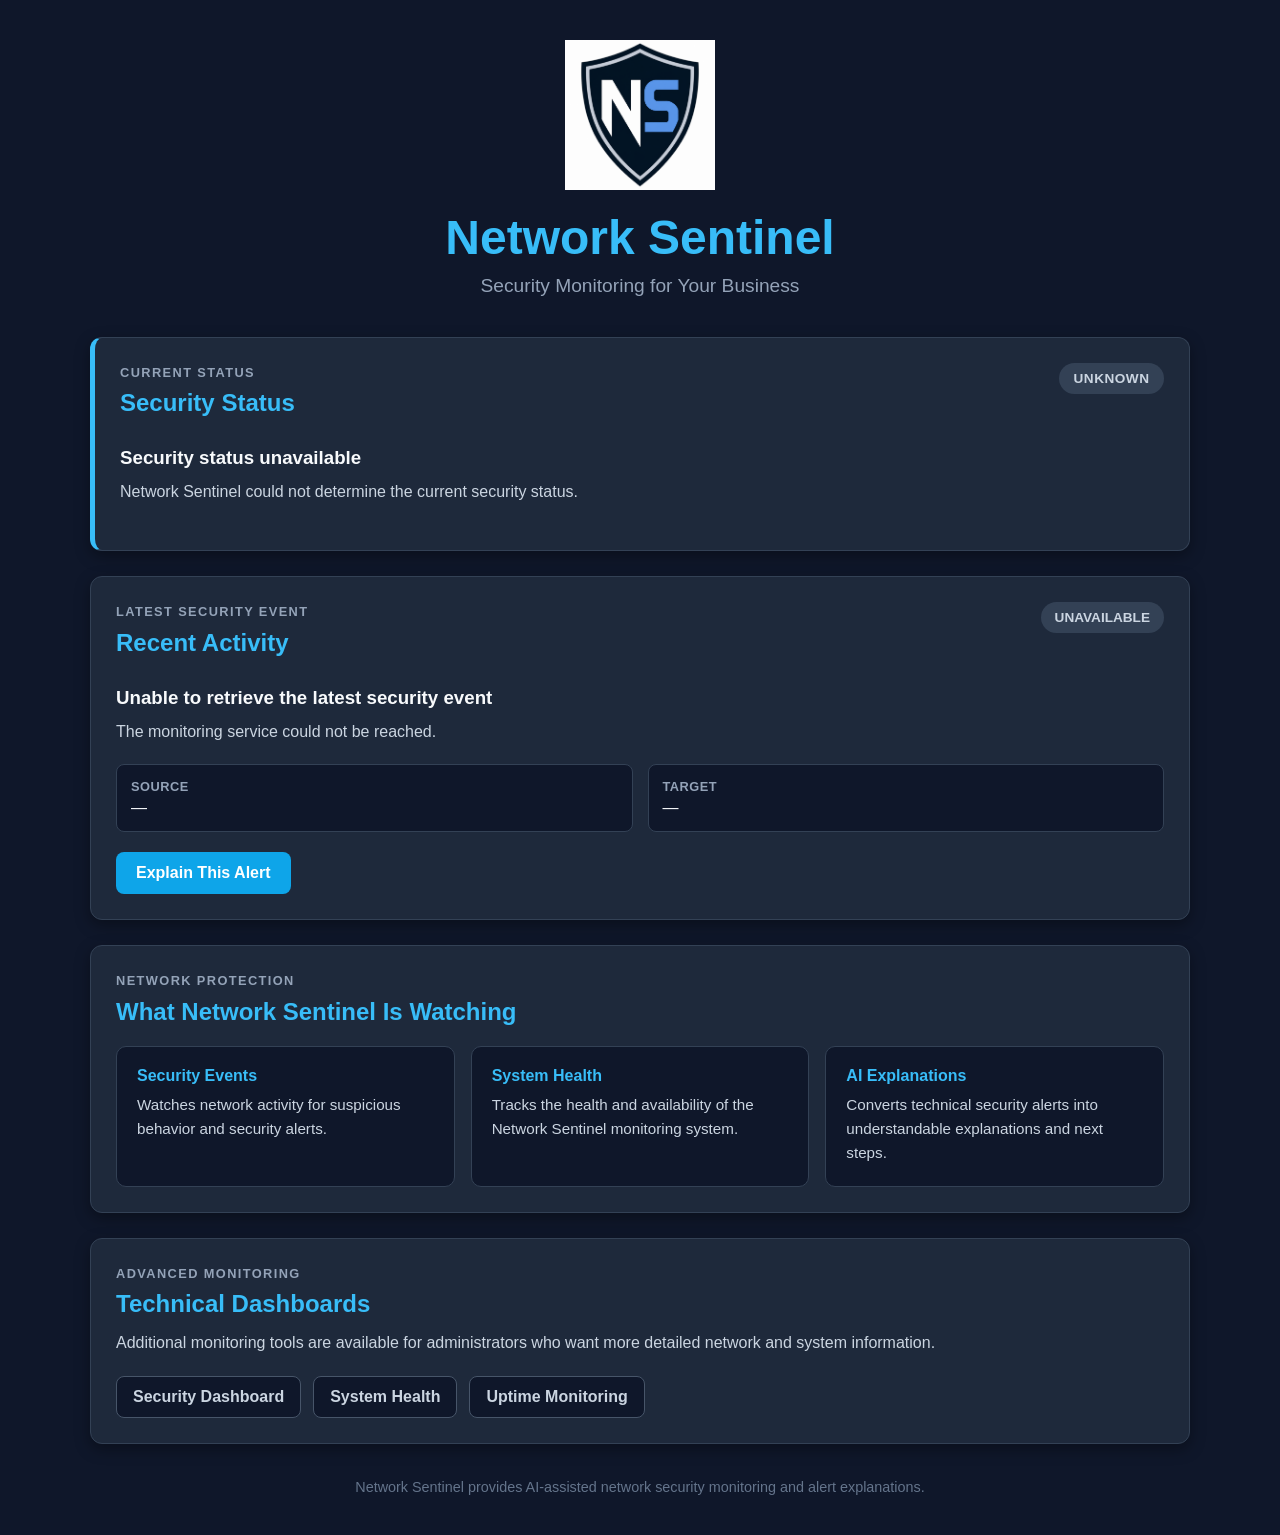
<file: Portal/index.html>
<!DOCTYPE html>
<html lang="en">

<head>
    <meta charset="UTF-8">
    <meta name="viewport" content="width=device-width, initial-scale=1.0">

    <title>Network Sentinel</title>

    <link rel="stylesheet" href="style.css">
</head>

<body>

<div class="container">

    <!-- =====================================================
         Header
         ===================================================== -->

    <header>

        <a href="index.html" class="home-link">

            <img
                src="images/Network-Sentinel-Logo.png"
                alt="Network Sentinel Logo"
                class="logo"
            >

            <h1>Network Sentinel</h1>

        </a>

        <p>
            Security Monitoring for Your Business
        </p>

    </header>


    <!-- =====================================================
         Current Security Status
         ===================================================== -->

    <section class="card status-card">

        <div class="section-heading">

            <div>
                <p class="eyebrow">CURRENT STATUS</p>

                <h2>Security Status</h2>
            </div>

            <div
                id="securityStatusBadge"
                class="status-badge status-loading"
            >
                Checking...
            </div>

        </div>

        <div id="securityStatus">

            <h3 id="securityStatusTitle">
                Checking your network security status...
            </h3>

            <p id="securityStatusMessage">
                Network Sentinel is retrieving the latest security information.
            </p>

        </div>

    </section>


    <!-- =====================================================
         Latest Security Event
         ===================================================== -->

    <section class="card latest-event-card">

        <div class="section-heading">

            <div>
                <p class="eyebrow">LATEST SECURITY EVENT</p>

                <h2>Recent Activity</h2>
            </div>

            <div
                id="riskBadge"
                class="risk-badge risk-unknown"
            >
                Loading
            </div>

        </div>


        <div id="latestEvent">

            <h3 id="latestEventTitle">
                Retrieving the latest security event...
            </h3>

            <p id="latestEventSummary">
                Network Sentinel is checking recent network activity.
            </p>

        </div>


        <div class="event-details">

            <div class="event-detail">

                <span class="detail-label">
                    Source
                </span>

                <span id="eventSource">
                    —
                </span>

            </div>


            <div class="event-detail">

                <span class="detail-label">
                    Target
                </span>

                <span id="eventTarget">
                    —
                </span>

            </div>

        </div>


        <a
            href="ai-assistant.html"
            class="button"
            id="explainAlertButton"
        >
            Explain This Alert
        </a>

    </section>


    <!-- =====================================================
         What Network Sentinel Does
         ===================================================== -->

    <section class="card">

        <p class="eyebrow">NETWORK PROTECTION</p>

        <h2>What Network Sentinel Is Watching</h2>

        <div class="monitoring-grid">

            <div class="monitoring-item">

                <h3>Security Events</h3>

                <p>
                    Watches network activity for suspicious behavior
                    and security alerts.
                </p>

            </div>


            <div class="monitoring-item">

                <h3>System Health</h3>

                <p>
                    Tracks the health and availability of the
                    Network Sentinel monitoring system.
                </p>

            </div>


            <div class="monitoring-item">

                <h3>AI Explanations</h3>

                <p>
                    Converts technical security alerts into
                    understandable explanations and next steps.
                </p>

            </div>

        </div>

    </section>


    <!-- =====================================================
         Advanced Monitoring
         ===================================================== -->

    <section class="card">

        <p class="eyebrow">ADVANCED MONITORING</p>

        <h2>Technical Dashboards</h2>

        <p>
            Additional monitoring tools are available for administrators
            who want more detailed network and system information.
        </p>


        <div class="dashboard-links">

            <a
                href="http://SERVER_IP:3002/d/ad7ngst/network-sentinel-security-overview?orgId=1"
                class="secondary-button"
                target="_blank"
                rel="noopener noreferrer"
            >
                Security Dashboard
            </a>


            <a
                href="http://SERVER_IP:3002/d/adjtzvj/network-sentinel-system-health?orgId=1"
                class="secondary-button"
                target="_blank"
                rel="noopener noreferrer"
            >
                System Health
            </a>


            <a
                href="http://SERVER_IP:3001/dashboard/4"
                class="secondary-button"
                target="_blank"
                rel="noopener noreferrer"
            >
                Uptime Monitoring
            </a>

        </div>

    </section>


    <!-- =====================================================
         Footer
         ===================================================== -->

    <footer class="portal-footer">

        <p>
            Network Sentinel provides AI-assisted network security
            monitoring and alert explanations.
        </p>

    </footer>

</div>

<script src="portal.js"></script>

</body>

</html>
</file>
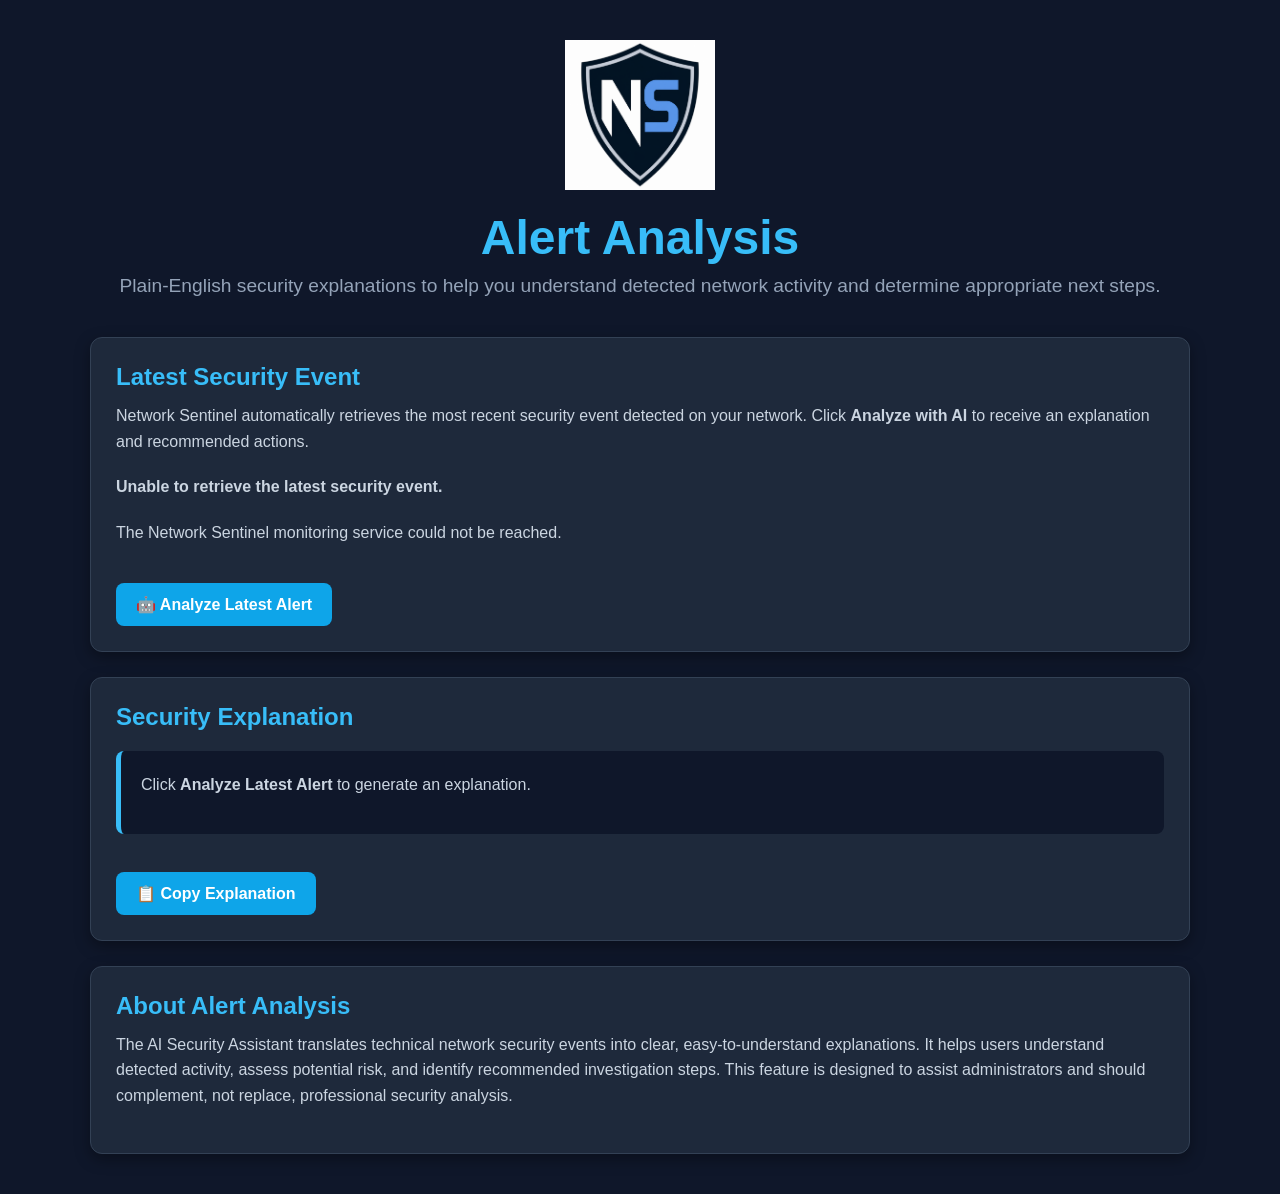
<file: Portal/ai-assistant.html>
<!DOCTYPE html>
<html lang="en">

<head>
    <meta charset="UTF-8">
    <meta name="viewport" content="width=device-width, initial-scale=1.0">
    <title>Network Sentinel - AI Security Assistant</title>
    <link rel="stylesheet" href="style.css">
</head>

<body>

<div class="container">

<header>

    <a href="index.html" class="home-link">

        <img src="images/Network-Sentinel-Logo.png"
             alt="Network Sentinel Logo"
             class="logo">

        <h1>Alert Analysis</h1>

    </a>

    <p>
        Plain-English security explanations to help you understand
        detected network activity and determine appropriate next steps.
    </p>

</header>

<section class="card">

    <h2>Latest Security Event</h2>

    <p>
        Network Sentinel automatically retrieves the most recent security
        event detected on your network. Click
        <strong>Analyze with AI</strong> to receive an explanation and
        recommended actions.
    </p>

    <div id="latestAlert" class="alert-preview">

        <p><strong>Loading latest security event...</strong></p>

    </div>

    <br>

    <button id="explainButton" class="button">

        🤖 Analyze Latest Alert

    </button>

</section>

<section class="card">

    <h2>Security Explanation</h2>

    <div id="aiOutput">

        <p>
            Click
            <strong>Analyze Latest Alert</strong>
            to generate an explanation.
        </p>

    </div>

    <br>

    <button id="copyButton" class="button">

        📋 Copy Explanation

    </button>

</section>

<section class="card">

    <h2>About Alert Analysis</h2>

    <p>
        The AI Security Assistant translates technical network security
        events into clear, easy-to-understand explanations. It helps users
        understand detected activity, assess potential risk, and identify
        recommended investigation steps. This feature is designed to assist
        administrators and should complement, not replace, professional
        security analysis.
    </p>

</section>

</div>

<script src="ai.js"></script>

</body>
</html>
</file>
<file: Portal/style.css>
* {
    margin: 0;
    padding: 0;
    box-sizing: border-box;
    font-family: "Segoe UI", Arial, sans-serif;
}

body {
    background: #0f172a;
    color: #f8fafc;
}

.container {
    width: 90%;
    max-width: 1100px;
    margin: 40px auto;
}


/* =======================================================
   Header
   ======================================================= */

header {
    text-align: center;
    margin-bottom: 40px;
}

header h1 {
    font-size: 3rem;
    color: #38bdf8;
    margin-bottom: 10px;
}

header p {
    color: #94a3b8;
    font-size: 1.2rem;
}

.logo {
    width: 150px;
    height: auto;
    display: block;
    margin: 0 auto 20px auto;
    transition: transform 0.2s ease;
}

.logo:hover {
    transform: scale(1.05);
}

.home-link {
    text-decoration: none;
    color: inherit;
}


/* =======================================================
   Main Cards
   ======================================================= */

.card {
    background: #1e293b;
    border: 1px solid #334155;
    border-radius: 12px;
    padding: 25px;
    margin-bottom: 25px;
    box-shadow: 0 5px 15px rgba(0, 0, 0, .35);
}

.card h2 {
    color: #38bdf8;
    margin-bottom: 12px;
}

.card h3 {
    color: #f8fafc;
    margin-bottom: 10px;
}

.card p {
    color: #cbd5e1;
    line-height: 1.6;
    margin-bottom: 20px;
}


/* =======================================================
   Section Headings
   ======================================================= */

.section-heading {
    display: flex;
    align-items: flex-start;
    justify-content: space-between;
    gap: 20px;
    margin-bottom: 18px;
}

.eyebrow {
    color: #94a3b8 !important;
    font-size: 0.8rem;
    font-weight: 700;
    letter-spacing: 1.4px;
    margin-bottom: 6px !important;
}


/* =======================================================
   Security Status
   ======================================================= */

.status-card {
    border-left: 5px solid #38bdf8;
}

.status-badge {
    display: inline-flex;
    align-items: center;
    justify-content: center;
    min-width: 105px;
    padding: 8px 14px;
    border-radius: 999px;
    font-size: 0.85rem;
    font-weight: 700;
    text-transform: uppercase;
    letter-spacing: 0.5px;
}

.status-loading {
    background: #334155;
    color: #cbd5e1;
}

.status-good {
    background: rgba(34, 197, 94, 0.15);
    border: 1px solid #22c55e;
    color: #86efac;
}

.status-warning {
    background: rgba(245, 158, 11, 0.15);
    border: 1px solid #f59e0b;
    color: #fcd34d;
}

.status-danger {
    background: rgba(239, 68, 68, 0.15);
    border: 1px solid #ef4444;
    color: #fca5a5;
}


/* =======================================================
   Latest Event
   ======================================================= */

.latest-event-card {
    position: relative;
}

.risk-badge {
    display: inline-flex;
    align-items: center;
    justify-content: center;
    min-width: 85px;
    padding: 8px 14px;
    border-radius: 999px;
    font-size: 0.85rem;
    font-weight: 700;
    text-transform: uppercase;
}

.risk-low {
    background: rgba(34, 197, 94, 0.15);
    border: 1px solid #22c55e;
    color: #86efac;
}

.risk-medium {
    background: rgba(245, 158, 11, 0.15);
    border: 1px solid #f59e0b;
    color: #fcd34d;
}

.risk-high {
    background: rgba(239, 68, 68, 0.15);
    border: 1px solid #ef4444;
    color: #fca5a5;
}

.risk-unknown {
    background: #334155;
    color: #cbd5e1;
}

.event-details {
    display: grid;
    grid-template-columns: repeat(2, minmax(0, 1fr));
    gap: 15px;
    margin: 20px 0;
}

.event-detail {
    background: #0f172a;
    border: 1px solid #334155;
    border-radius: 8px;
    padding: 14px;
}

.detail-label {
    display: block;
    color: #94a3b8;
    font-size: 0.8rem;
    font-weight: 700;
    text-transform: uppercase;
    letter-spacing: 0.5px;
    margin-bottom: 5px;
}


/* =======================================================
   Monitoring Grid
   ======================================================= */

.monitoring-grid {
    display: grid;
    grid-template-columns: repeat(3, minmax(0, 1fr));
    gap: 16px;
    margin-top: 20px;
}

.monitoring-item {
    background: #0f172a;
    border: 1px solid #334155;
    border-radius: 10px;
    padding: 20px;
}

.monitoring-item h3 {
    color: #38bdf8;
    font-size: 1rem;
    margin-bottom: 8px;
}

.monitoring-item p {
    margin-bottom: 0;
    font-size: 0.95rem;
}


/* =======================================================
   Buttons
   ======================================================= */

.button,
button {
    display: inline-block;
    background: #0ea5e9;
    color: white;
    text-decoration: none;
    padding: 12px 20px;
    border-radius: 8px;
    border: none;
    cursor: pointer;
    font-size: 1rem;
    font-weight: 600;
    transition: .2s;
}

.button:hover,
button:hover:not(:disabled) {
    background: #0284c7;
    transform: translateY(-2px);
    box-shadow: 0 6px 15px rgba(14, 165, 233, .35);
}

button:disabled {
    background: #475569;
    cursor: not-allowed;
}

.secondary-button {
    display: inline-block;
    background: #0f172a;
    color: #cbd5e1;
    text-decoration: none;
    padding: 11px 16px;
    border: 1px solid #475569;
    border-radius: 8px;
    font-weight: 600;
    transition: .2s;
}

.secondary-button:hover {
    border-color: #38bdf8;
    color: #38bdf8;
    transform: translateY(-2px);
}

.dashboard-links {
    display: flex;
    gap: 12px;
    flex-wrap: wrap;
    margin-top: 15px;
}


/* =======================================================
   AI Security Assistant
   ======================================================= */

select {
    width: 100%;
    padding: 12px;
    margin-top: 15px;
    margin-bottom: 10px;
    background: #0f172a;
    color: #f8fafc;
    border: 1px solid #334155;
    border-radius: 8px;
    font-size: 1rem;
}

select:focus {
    outline: none;
    border-color: #38bdf8;
}

#aiOutput {
    background: #0f172a;
    border-left: 5px solid #38bdf8;
    border-radius: 8px;
    padding: 20px;
    margin-top: 20px;
    animation: fadeIn .35s ease-in-out;
}

#aiOutput h3 {
    color: #38bdf8;
    margin-bottom: 15px;
}

#aiOutput h4 {
    color: #38bdf8;
    margin-top: 20px;
    margin-bottom: 10px;
}

#aiOutput p {
    margin-bottom: 15px;
    line-height: 1.7;
}

#aiOutput ul {
    margin-left: 20px;
    margin-bottom: 15px;
}

#aiOutput li {
    margin-bottom: 8px;
}

#aiOutput hr {
    border: none;
    border-top: 1px solid #334155;
    margin: 25px 0;
}

#copyButton {
    margin-top: 20px;
}


/* =======================================================
   Footer
   ======================================================= */

.portal-footer {
    text-align: center;
    margin: 35px 0 15px;
}

.portal-footer p {
    color: #64748b;
    font-size: 0.9rem;
}


/* =======================================================
   Animation
   ======================================================= */

@keyframes fadeIn {

    from {
        opacity: 0;
        transform: translateY(10px);
    }

    to {
        opacity: 1;
        transform: translateY(0);
    }
}


/* =======================================================
   Responsive Layout
   ======================================================= */

@media (max-width: 800px) {

    .container {
        width: 92%;
        margin: 25px auto;
    }

    header h1 {
        font-size: 2.3rem;
    }

    .logo {
        width: 120px;
    }

    .section-heading {
        flex-direction: column;
        gap: 10px;
    }

    .monitoring-grid {
        grid-template-columns: 1fr;
    }

    .event-details {
        grid-template-columns: 1fr;
    }

    .dashboard-links {
        flex-direction: column;
    }

    .secondary-button {
        text-align: center;
    }
}


@media (max-width: 500px) {

    .card {
        padding: 20px;
    }

    header h1 {
        font-size: 2rem;
    }

    header p {
        font-size: 1rem;
    }

    .button,
    button,
    .secondary-button {
        width: 100%;
        text-align: center;
    }
}
</file>
